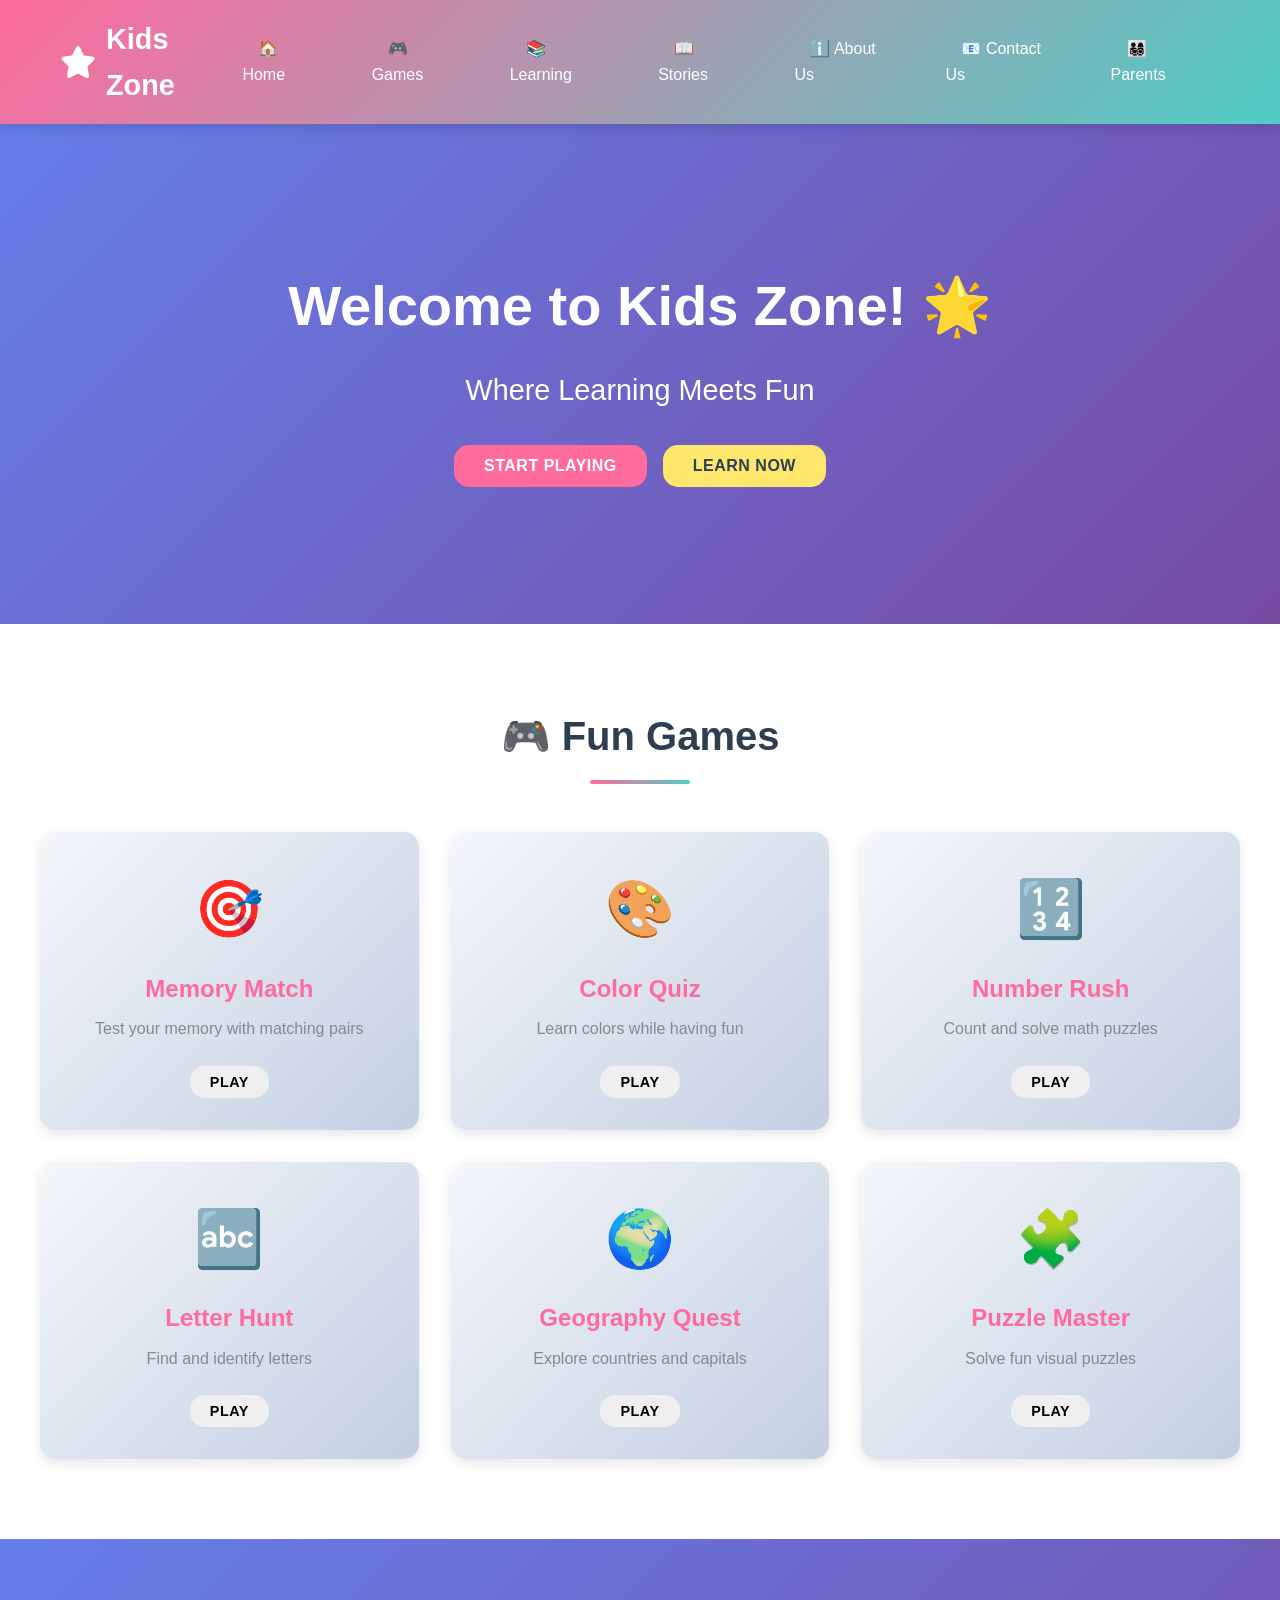
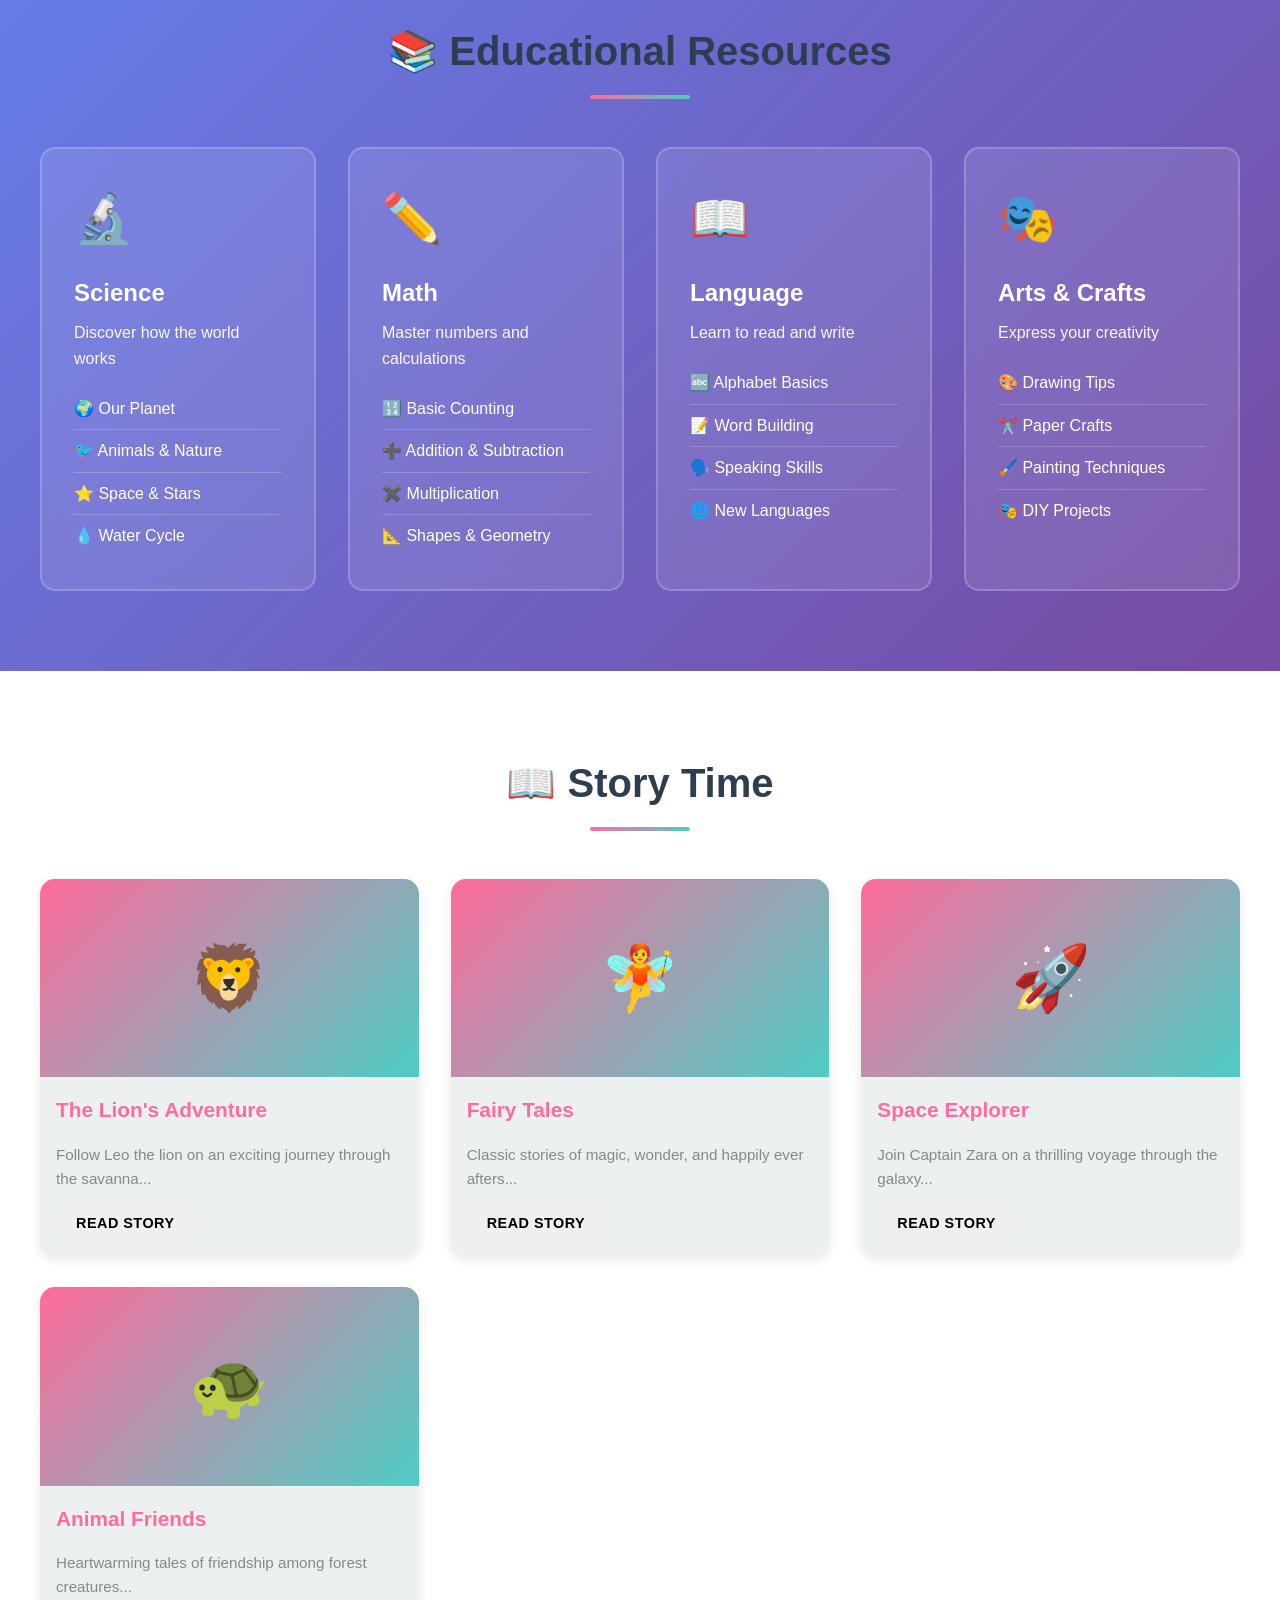
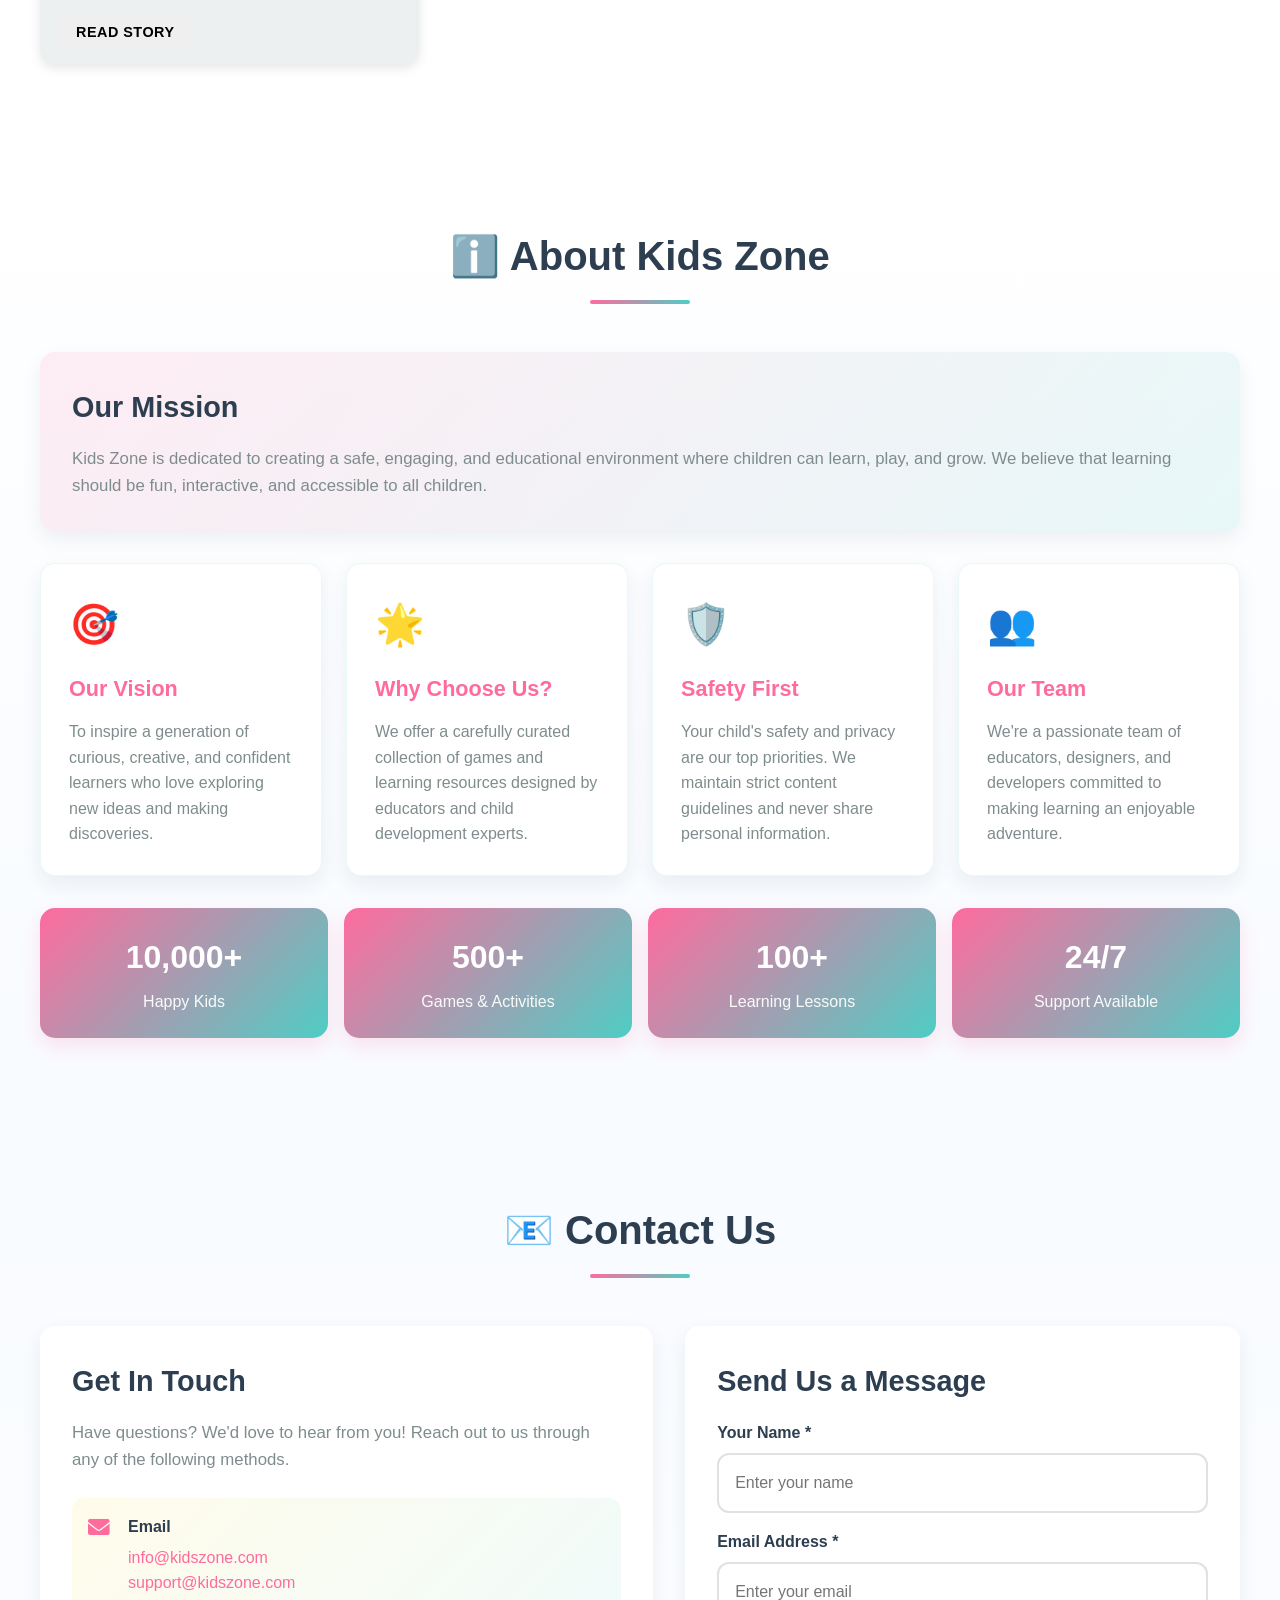
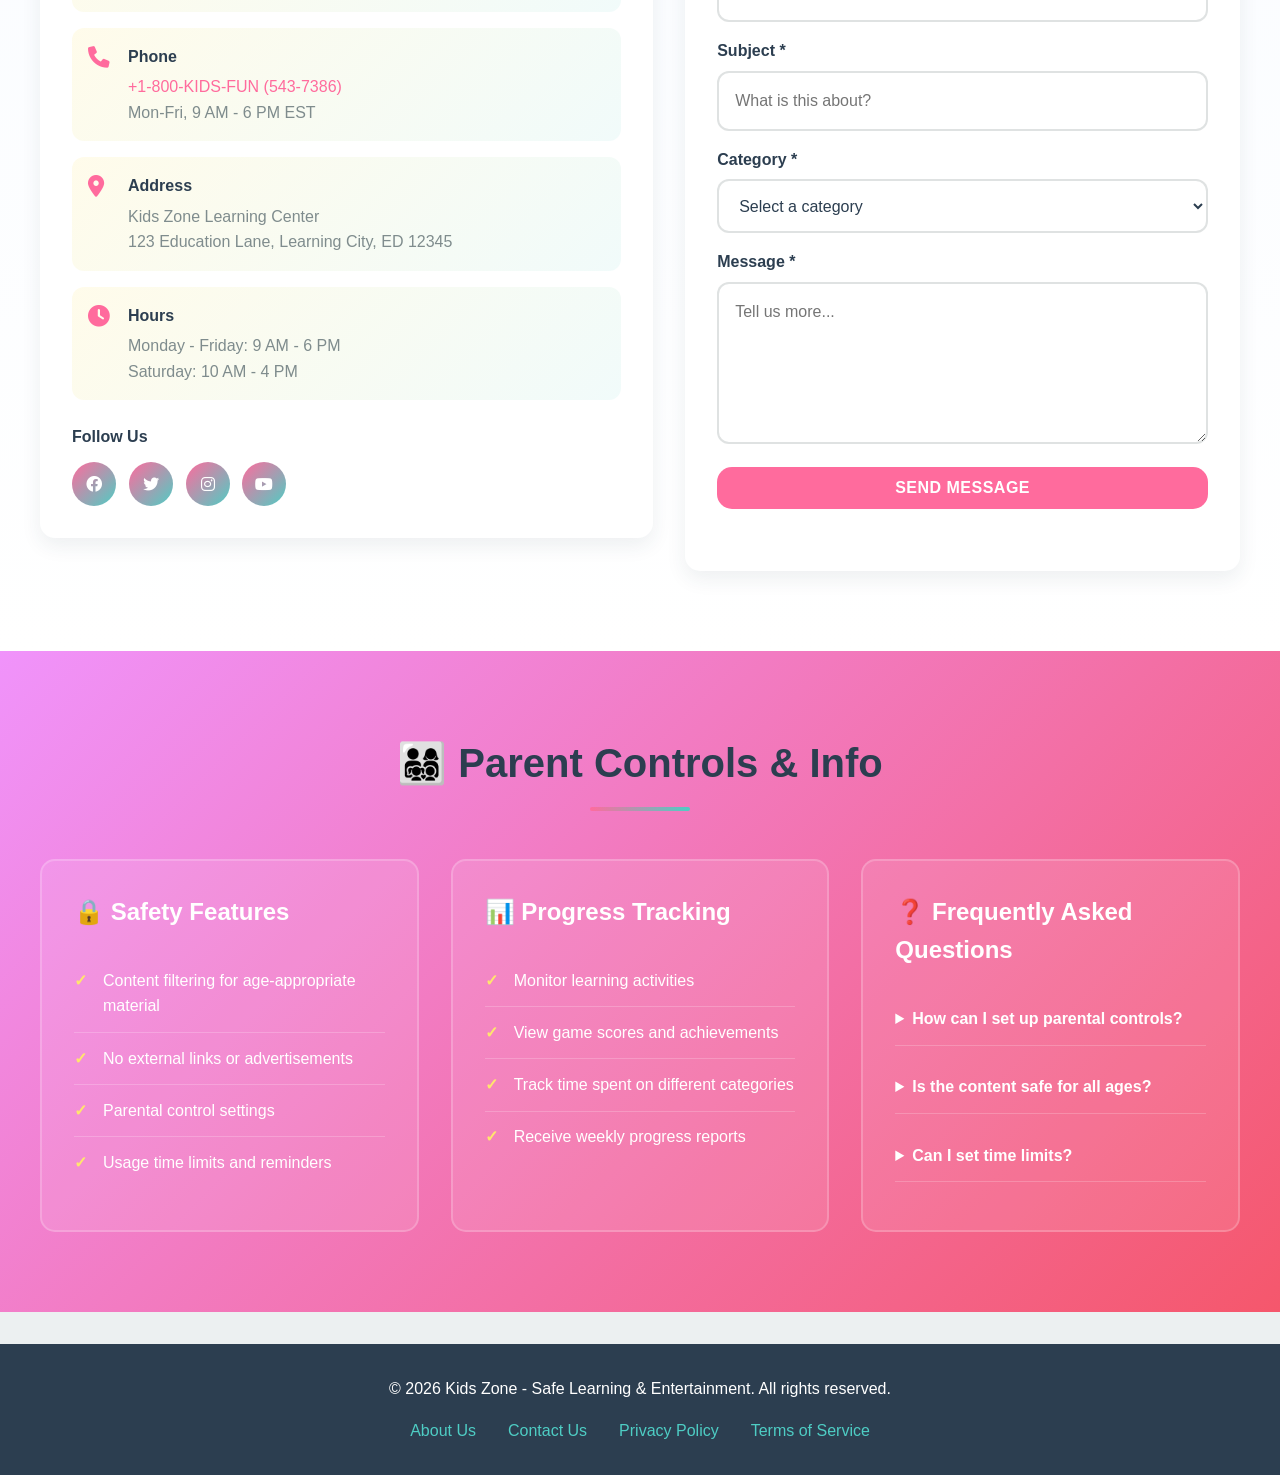
<file: index.html>
<!DOCTYPE html>
<html lang="en">
<head>
    <meta charset="UTF-8">
    <meta name="viewport" content="width=device-width, initial-scale=1.0">
    <title>Kids Zone - Fun Learning & Games</title>
    <link rel="stylesheet" href="styles.css">
    <link rel="stylesheet" href="https://cdnjs.cloudflare.com/ajax/libs/font-awesome/6.0.0/css/all.min.css">
</head>
<body>
    <!-- Navigation -->
    <nav class="navbar">
        <div class="nav-container">
            <div class="nav-logo">
                <i class="fas fa-star"></i>
                <span>Kids Zone</span>
            </div>
            <ul class="nav-menu">
                <li class="nav-item">
                    <a href="#home" class="nav-link">🏠 Home</a>
                </li>
                <li class="nav-item">
                    <a href="#games" class="nav-link">🎮 Games</a>
                </li>
                <li class="nav-item">
                    <a href="#learning" class="nav-link">📚 Learning</a>
                </li>
                <li class="nav-item">
                    <a href="#stories" class="nav-link">📖 Stories</a>
                </li>
                <li class="nav-item">
                    <a href="about us.html" class="nav-link">ℹ️ About Us</a>
                </li>
                <li class="nav-item">
                    <a href="contact us.html" class="nav-link">📧 Contact Us</a>
                </li>
                <li class="nav-item">
                    <a href="#parent-zone" class="nav-link">👨‍👩‍👧‍👦 Parents</a>
                </li>
            </ul>
            <div class="hamburger">
                <span></span>
                <span></span>
                <span></span>
            </div>
        </div>
    </nav>

    <!-- Hero Section -->
    <section id="home" class="hero">
        <div class="hero-content">
            <h1>Welcome to Kids Zone! 🌟</h1>
            <p>Where Learning Meets Fun</p>
            <div class="hero-buttons">
                <button class="btn btn-primary" onclick="document.getElementById('games').scrollIntoView({behavior: 'smooth'})">Start Playing</button>
                <button class="btn btn-secondary" onclick="document.getElementById('learning').scrollIntoView({behavior: 'smooth'})">Learn Now</button>
            </div>
        </div>
    </section>

    <!-- Games Section -->
    <section id="games" class="section games-section">
        <div class="container">
            <h2 class="section-title">🎮 Fun Games</h2>
            <div class="games-grid">
                <div class="game-card">
                    <div class="game-icon">🎯</div>
                    <h3>Memory Match</h3>
                    <p>Test your memory with matching pairs</p>
                    <button class="btn btn-small" onclick="startGame('memory')">Play</button>
                </div>
                <div class="game-card">
                    <div class="game-icon">🎨</div>
                    <h3>Color Quiz</h3>
                    <p>Learn colors while having fun</p>
                    <button class="btn btn-small" onclick="startGame('colors')">Play</button>
                </div>
                <div class="game-card">
                    <div class="game-icon">🔢</div>
                    <h3>Number Rush</h3>
                    <p>Count and solve math puzzles</p>
                    <button class="btn btn-small" onclick="startGame('numbers')">Play</button>
                </div>
                <div class="game-card">
                    <div class="game-icon">🔤</div>
                    <h3>Letter Hunt</h3>
                    <p>Find and identify letters</p>
                    <button class="btn btn-small" onclick="startGame('letters')">Play</button>
                </div>
                <div class="game-card">
                    <div class="game-icon">🌍</div>
                    <h3>Geography Quest</h3>
                    <p>Explore countries and capitals</p>
                    <button class="btn btn-small" onclick="startGame('geography')">Play</button>
                </div>
                <div class="game-card">
                    <div class="game-icon">🧩</div>
                    <h3>Puzzle Master</h3>
                    <p>Solve fun visual puzzles</p>
                    <button class="btn btn-small" onclick="startGame('puzzle')">Play</button>
                </div>
            </div>
        </div>
    </section>

    <!-- Learning Section -->
    <section id="learning" class="section learning-section">
        <div class="container">
            <h2 class="section-title">📚 Educational Resources</h2>
            <div class="learning-grid">
                <div class="learning-card">
                    <div class="learning-icon">🔬</div>
                    <h3>Science</h3>
                    <p>Discover how the world works</p>
                    <ul class="resource-list">
                        <li>🌍 Our Planet</li>
                        <li>🐦 Animals & Nature</li>
                        <li>⭐ Space & Stars</li>
                        <li>💧 Water Cycle</li>
                    </ul>
                </div>
                <div class="learning-card">
                    <div class="learning-icon">✏️</div>
                    <h3>Math</h3>
                    <p>Master numbers and calculations</p>
                    <ul class="resource-list">
                        <li>🔢 Basic Counting</li>
                        <li>➕ Addition & Subtraction</li>
                        <li>✖️ Multiplication</li>
                        <li>📐 Shapes & Geometry</li>
                    </ul>
                </div>
                <div class="learning-card">
                    <div class="learning-icon">📖</div>
                    <h3>Language</h3>
                    <p>Learn to read and write</p>
                    <ul class="resource-list">
                        <li>🔤 Alphabet Basics</li>
                        <li>📝 Word Building</li>
                        <li>🗣️ Speaking Skills</li>
                        <li>🌐 New Languages</li>
                    </ul>
                </div>
                <div class="learning-card">
                    <div class="learning-icon">🎭</div>
                    <h3>Arts & Crafts</h3>
                    <p>Express your creativity</p>
                    <ul class="resource-list">
                        <li>🎨 Drawing Tips</li>
                        <li>✂️ Paper Crafts</li>
                        <li>🖌️ Painting Techniques</li>
                        <li>🎭 DIY Projects</li>
                    </ul>
                </div>
            </div>
        </div>
    </section>

    <!-- Stories Section -->
    <section id="stories" class="section stories-section">
        <div class="container">
            <h2 class="section-title">📖 Story Time</h2>
            <div class="stories-grid">
                <div class="story-card">
                    <div class="story-cover">🦁</div>
                    <h3>The Lion's Adventure</h3>
                    <p class="story-excerpt">Follow Leo the lion on an exciting journey through the savanna...</p>
                    <button class="btn btn-small">Read Story</button>
                </div>
                <div class="story-card">
                    <div class="story-cover">🧚</div>
                    <h3>Fairy Tales</h3>
                    <p class="story-excerpt">Classic stories of magic, wonder, and happily ever afters...</p>
                    <button class="btn btn-small">Read Story</button>
                </div>
                <div class="story-card">
                    <div class="story-cover">🚀</div>
                    <h3>Space Explorer</h3>
                    <p class="story-excerpt">Join Captain Zara on a thrilling voyage through the galaxy...</p>
                    <button class="btn btn-small">Read Story</button>
                </div>
                <div class="story-card">
                    <div class="story-cover">🐢</div>
                    <h3>Animal Friends</h3>
                    <p class="story-excerpt">Heartwarming tales of friendship among forest creatures...</p>
                    <button class="btn btn-small">Read Story</button>
                </div>
            </div>
        </div>
    </section>

    <!-- About Us Section -->
    <section id="about" class="section about-section">
        <div class="container">
            <h2 class="section-title">ℹ️ About Kids Zone</h2>
            <div class="about-content">
                <div class="about-intro">
                    <h3>Our Mission</h3>
                    <p>Kids Zone is dedicated to creating a safe, engaging, and educational environment where children can learn, play, and grow. We believe that learning should be fun, interactive, and accessible to all children.</p>
                </div>
                <div class="about-grid">
                    <div class="about-card">
                        <div class="about-icon">🎯</div>
                        <h3>Our Vision</h3>
                        <p>To inspire a generation of curious, creative, and confident learners who love exploring new ideas and making discoveries.</p>
                    </div>
                    <div class="about-card">
                        <div class="about-icon">🌟</div>
                        <h3>Why Choose Us?</h3>
                        <p>We offer a carefully curated collection of games and learning resources designed by educators and child development experts.</p>
                    </div>
                    <div class="about-card">
                        <div class="about-icon">🛡️</div>
                        <h3>Safety First</h3>
                        <p>Your child's safety and privacy are our top priorities. We maintain strict content guidelines and never share personal information.</p>
                    </div>
                    <div class="about-card">
                        <div class="about-icon">👥</div>
                        <h3>Our Team</h3>
                        <p>We're a passionate team of educators, designers, and developers committed to making learning an enjoyable adventure.</p>
                    </div>
                </div>
                <div class="about-stats">
                    <div class="stat">
                        <h4>10,000+</h4>
                        <p>Happy Kids</p>
                    </div>
                    <div class="stat">
                        <h4>500+</h4>
                        <p>Games & Activities</p>
                    </div>
                    <div class="stat">
                        <h4>100+</h4>
                        <p>Learning Lessons</p>
                    </div>
                    <div class="stat">
                        <h4>24/7</h4>
                        <p>Support Available</p>
                    </div>
                </div>
            </div>
        </div>
    </section>

    <!-- Contact Us Section -->
    <section id="contact" class="section contact-section">
        <div class="container">
            <h2 class="section-title">📧 Contact Us</h2>
            <div class="contact-content">
                <div class="contact-info">
                    <h3>Get In Touch</h3>
                    <p>Have questions? We'd love to hear from you! Reach out to us through any of the following methods.</p>
                    
                    <div class="contact-details">
                        <div class="contact-item">
                            <i class="fas fa-envelope"></i>
                            <div>
                                <h4>Email</h4>
                                <p><a href="mailto:info@kidszone.com">info@kidszone.com</a></p>
                                <p><a href="mailto:support@kidszone.com">support@kidszone.com</a></p>
                            </div>
                        </div>
                        <div class="contact-item">
                            <i class="fas fa-phone"></i>
                            <div>
                                <h4>Phone</h4>
                                <p><a href="tel:+1-800-KIDS-FUN">+1-800-KIDS-FUN (543-7386)</a></p>
                                <p>Mon-Fri, 9 AM - 6 PM EST</p>
                            </div>
                        </div>
                        <div class="contact-item">
                            <i class="fas fa-map-marker-alt"></i>
                            <div>
                                <h4>Address</h4>
                                <p>Kids Zone Learning Center</p>
                                <p>123 Education Lane, Learning City, ED 12345</p>
                            </div>
                        </div>
                        <div class="contact-item">
                            <i class="fas fa-clock"></i>
                            <div>
                                <h4>Hours</h4>
                                <p>Monday - Friday: 9 AM - 6 PM</p>
                                <p>Saturday: 10 AM - 4 PM</p>
                            </div>
                        </div>
                    </div>

                    <div class="social-links">
                        <h4>Follow Us</h4>
                        <div class="social-icons">
                            <a href="#" title="Facebook"><i class="fab fa-facebook"></i></a>
                            <a href="#" title="Twitter"><i class="fab fa-twitter"></i></a>
                            <a href="#" title="Instagram"><i class="fab fa-instagram"></i></a>
                            <a href="#" title="YouTube"><i class="fab fa-youtube"></i></a>
                        </div>
                    </div>
                </div>

                <div class="contact-form">
                    <h3>Send Us a Message</h3>
                    <form id="contactForm" onsubmit="submitContactForm(event)">
                        <div class="form-group">
                            <label for="name">Your Name *</label>
                            <input type="text" id="name" name="name" required placeholder="Enter your name">
                        </div>
                        <div class="form-group">
                            <label for="email">Email Address *</label>
                            <input type="email" id="email" name="email" required placeholder="Enter your email">
                        </div>
                        <div class="form-group">
                            <label for="subject">Subject *</label>
                            <input type="text" id="subject" name="subject" required placeholder="What is this about?">
                        </div>
                        <div class="form-group">
                            <label for="category">Category *</label>
                            <select id="category" name="category" required>
                                <option value="">Select a category</option>
                                <option value="general">General Inquiry</option>
                                <option value="support">Technical Support</option>
                                <option value="feedback">Feedback</option>
                                <option value="partnership">Partnership Opportunities</option>
                                <option value="complaint">Complaint</option>
                            </select>
                        </div>
                        <div class="form-group">
                            <label for="message">Message *</label>
                            <textarea id="message" name="message" rows="5" required placeholder="Tell us more..."></textarea>
                        </div>
                        <button type="submit" class="btn btn-primary">Send Message</button>
                        <p id="formStatus" style="margin-top: 10px; text-align: center;"></p>
                    </form>
                </div>
            </div>
        </div>
    </section>

    <!-- Parent Zone -->
    <section id="parent-zone" class="section parent-section">
        <div class="container">
            <h2 class="section-title">👨‍👩‍👧‍👦 Parent Controls & Info</h2>
            <div class="parent-content">
                <div class="parent-card">
                    <h3>🔒 Safety Features</h3>
                    <ul>
                        <li>Content filtering for age-appropriate material</li>
                        <li>No external links or advertisements</li>
                        <li>Parental control settings</li>
                        <li>Usage time limits and reminders</li>
                    </ul>
                </div>
                <div class="parent-card">
                    <h3>📊 Progress Tracking</h3>
                    <ul>
                        <li>Monitor learning activities</li>
                        <li>View game scores and achievements</li>
                        <li>Track time spent on different categories</li>
                        <li>Receive weekly progress reports</li>
                    </ul>
                </div>
                <div class="parent-card">
                    <h3>❓ Frequently Asked Questions</h3>
                    <details>
                        <summary>How can I set up parental controls?</summary>
                        <p>Visit the Settings page and create your parent account with a PIN to enable controls.</p>
                    </details>
                    <details>
                        <summary>Is the content safe for all ages?</summary>
                        <p>Yes! All content is carefully curated and age-appropriate for children 3-12 years old.</p>
                    </details>
                    <details>
                        <summary>Can I set time limits?</summary>
                        <p>Yes, you can set daily time limits for different activities in the parent control panel.</p>
                    </details>
                </div>
            </div>
        </div>
    </section>

    <!-- Game Modal -->
    <div id="gameModal" class="modal">
        <div class="modal-content">
            <span class="close" onclick="closeGame()">&times;</span>
            <div id="gameContainer"></div>
        </div>
    </div>

    <!-- Footer -->
    <footer class="footer">
        <div class="container">
            <p>&copy; 2026 Kids Zone - Safe Learning & Entertainment. All rights reserved.</p>
            <div class="footer-links">
                <a href="#about">About Us</a>
                <a href="#contact">Contact Us</a>
                <a href="#">Privacy Policy</a>
                <a href="#">Terms of Service</a>
            </div>
        </div>
    </footer>

    <script src="script.js"></script>
    <script>
        // Contact form submission handler
        function submitContactForm(event) {
            event.preventDefault();
            const formStatus = document.getElementById('formStatus');
            const form = document.getElementById('contactForm');
            
            // Get form data
            const name = document.getElementById('name').value;
            const email = document.getElementById('email').value;
            const subject = document.getElementById('subject').value;
            const category = document.getElementById('category').value;
            const message = document.getElementById('message').value;
            
            // Simple form validation
            if (name && email && subject && category && message) {
                // Show success message
                formStatus.style.color = '#4CAF50';
                formStatus.innerHTML = '✓ Thank you for your message! We will get back to you soon.';
                
                // Reset form
                form.reset();
                
                // Clear message after 5 seconds
                setTimeout(() => {
                    formStatus.innerHTML = '';
                }, 5000);
            } else {
                formStatus.style.color = '#f44336';
                formStatus.innerHTML = '✗ Please fill in all required fields.';
            }
        }
    </script>
</body>
</html>
</file>
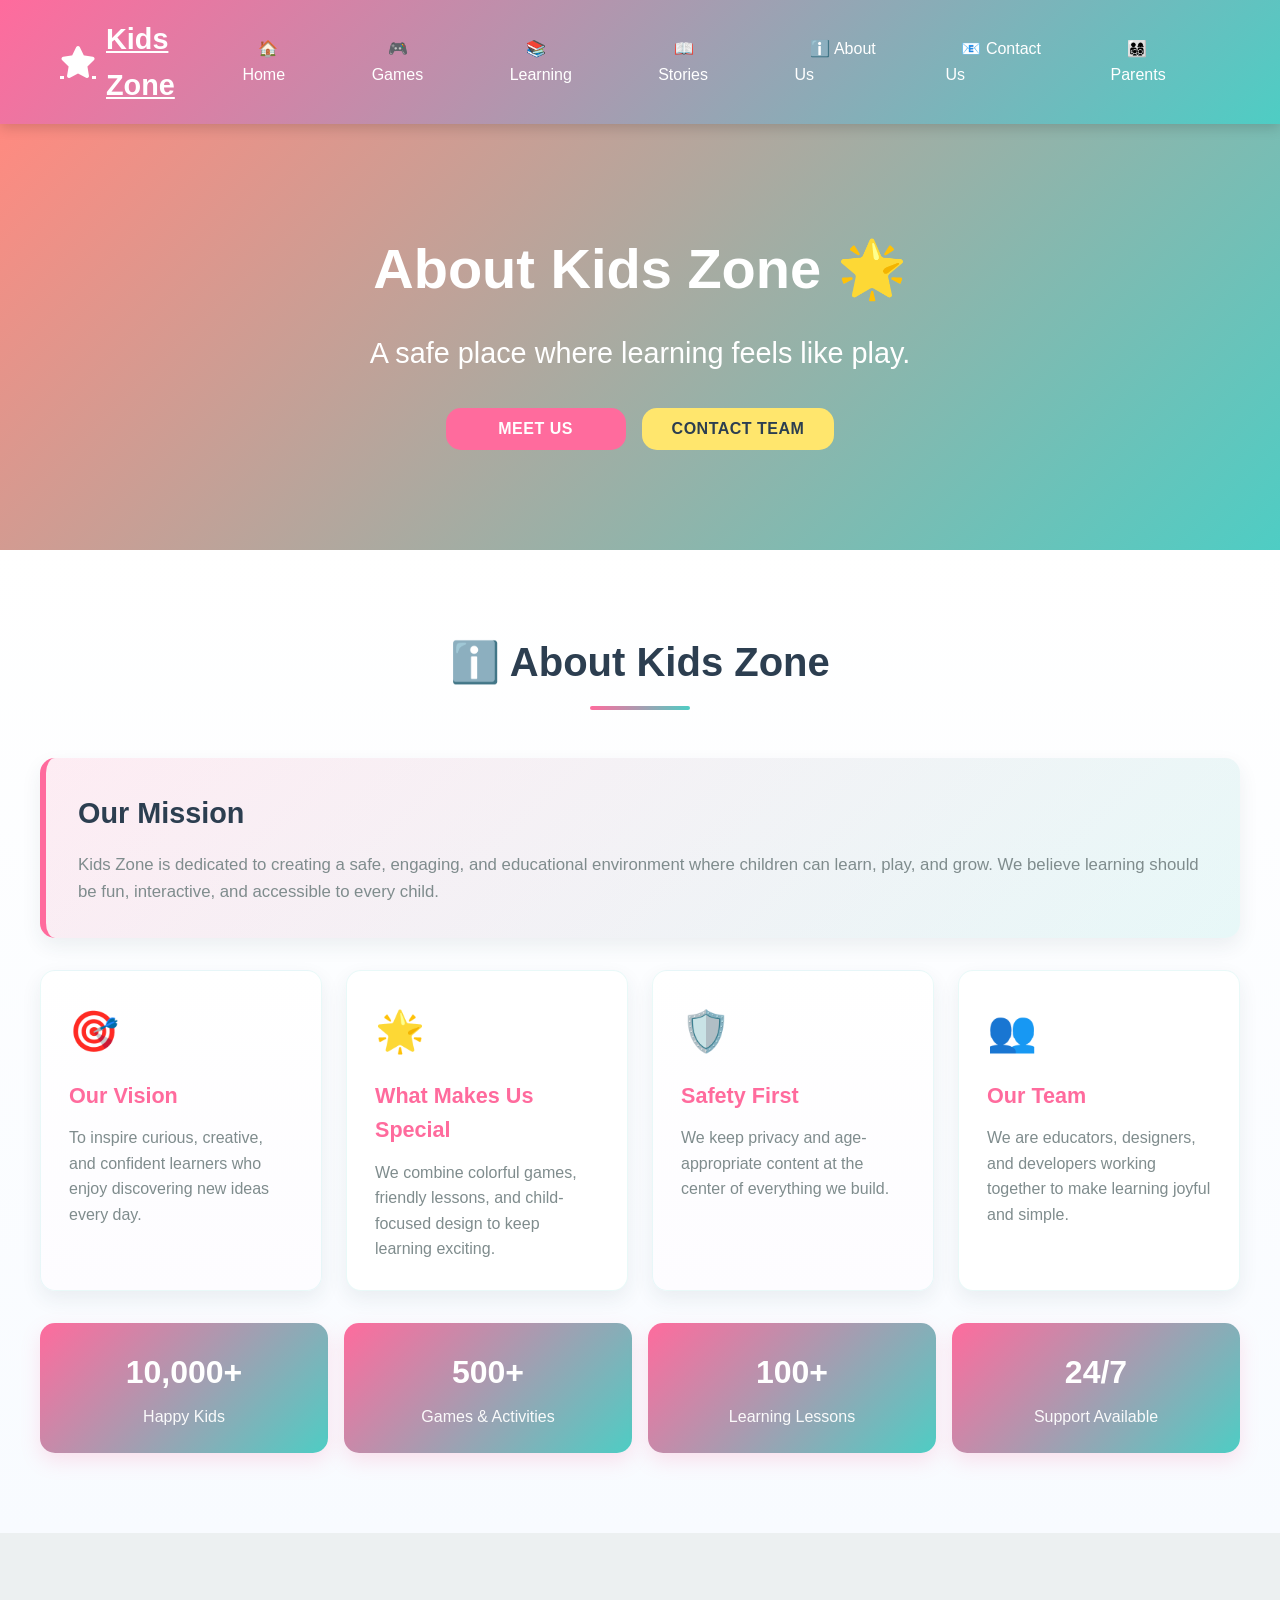
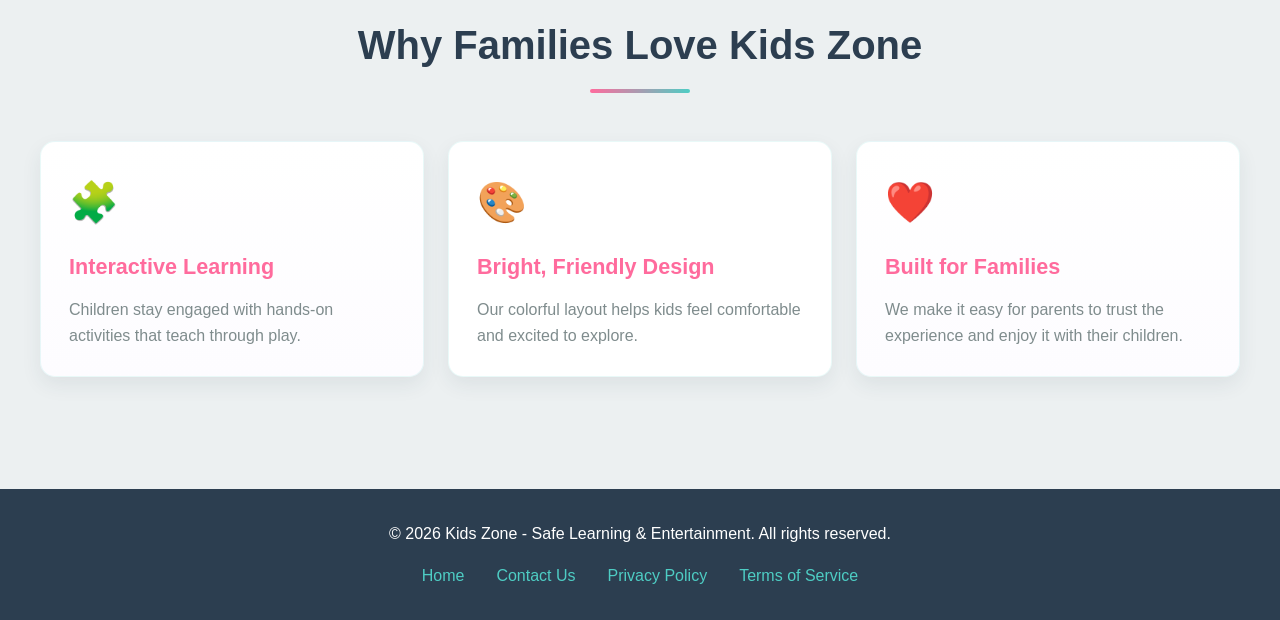
<file: about us.html>
<!DOCTYPE html>
<html lang="en">
<head>
    <meta charset="UTF-8">
    <meta name="viewport" content="width=device-width, initial-scale=1.0">
    <title>About Kids Zone</title>
    <link rel="stylesheet" href="styles.css">
    <link rel="stylesheet" href="about us.css">
    <link rel="stylesheet" href="https://cdnjs.cloudflare.com/ajax/libs/font-awesome/6.0.0/css/all.min.css">
</head>
<body class="about-page">
    <nav class="navbar">
        <div class="nav-container">
            <a class="nav-logo" href="index.html">
                <i class="fas fa-star"></i>
                <span>Kids Zone</span>
            </a>
            <ul class="nav-menu">
                <li class="nav-item"><a href="index.html" class="nav-link">🏠 Home</a></li>
                <li class="nav-item"><a href="index.html#games" class="nav-link">🎮 Games</a></li>
                <li class="nav-item"><a href="index.html#learning" class="nav-link">📚 Learning</a></li>
                <li class="nav-item"><a href="index.html#stories" class="nav-link">📖 Stories</a></li>
                <li class="nav-item"><a href="about us.html" class="nav-link">ℹ️ About Us</a></li>
                <li class="nav-item"><a href="contact%20us.html" class="nav-link">📧 Contact Us</a></li>
                <li class="nav-item"><a href="index.html#parent-zone" class="nav-link">👨‍👩‍👧‍👦 Parents</a></li>
            </ul>
            <div class="hamburger">
                <span></span>
                <span></span>
                <span></span>
            </div>
        </div>
    </nav>

    <section class="hero about-hero page-hero">
        <div class="hero-content">
            <h1>About Kids Zone 🌟</h1>
            <p>A safe place where learning feels like play.</p>
            <div class="hero-buttons">
                <button class="btn btn-primary" onclick="document.getElementById('about').scrollIntoView({behavior: 'smooth'})">Meet Us</button>
                <button class="btn btn-secondary" onclick="window.location.href='contact us.html'">Contact Team</button>
            </div>
        </div>
    </section>

    <section id="about" class="section about-section">
        <div class="container">
            <h2 class="section-title">ℹ️ About Kids Zone</h2>
            <div class="about-content">
                <div class="about-intro">
                    <h3>Our Mission</h3>
                    <p>Kids Zone is dedicated to creating a safe, engaging, and educational environment where children can learn, play, and grow. We believe learning should be fun, interactive, and accessible to every child.</p>
                </div>

                <div class="about-grid">
                    <div class="about-card">
                        <div class="about-icon">🎯</div>
                        <h3>Our Vision</h3>
                        <p>To inspire curious, creative, and confident learners who enjoy discovering new ideas every day.</p>
                    </div>
                    <div class="about-card">
                        <div class="about-icon">🌟</div>
                        <h3>What Makes Us Special</h3>
                        <p>We combine colorful games, friendly lessons, and child-focused design to keep learning exciting.</p>
                    </div>
                    <div class="about-card">
                        <div class="about-icon">🛡️</div>
                        <h3>Safety First</h3>
                        <p>We keep privacy and age-appropriate content at the center of everything we build.</p>
                    </div>
                    <div class="about-card">
                        <div class="about-icon">👥</div>
                        <h3>Our Team</h3>
                        <p>We are educators, designers, and developers working together to make learning joyful and simple.</p>
                    </div>
                </div>

                <div class="about-stats">
                    <div class="stat">
                        <h4>10,000+</h4>
                        <p>Happy Kids</p>
                    </div>
                    <div class="stat">
                        <h4>500+</h4>
                        <p>Games & Activities</p>
                    </div>
                    <div class="stat">
                        <h4>100+</h4>
                        <p>Learning Lessons</p>
                    </div>
                    <div class="stat">
                        <h4>24/7</h4>
                        <p>Support Available</p>
                    </div>
                </div>
            </div>
        </div>
    </section>

    <section class="section">
        <div class="container">
            <h2 class="section-title">Why Families Love Kids Zone</h2>
            <div class="about-grid">
                <div class="about-card">
                    <div class="about-icon">🧩</div>
                    <h3>Interactive Learning</h3>
                    <p>Children stay engaged with hands-on activities that teach through play.</p>
                </div>
                <div class="about-card">
                    <div class="about-icon">🎨</div>
                    <h3>Bright, Friendly Design</h3>
                    <p>Our colorful layout helps kids feel comfortable and excited to explore.</p>
                </div>
                <div class="about-card">
                    <div class="about-icon">❤️</div>
                    <h3>Built for Families</h3>
                    <p>We make it easy for parents to trust the experience and enjoy it with their children.</p>
                </div>
            </div>
        </div>
    </section>

    <footer class="footer">
        <div class="container">
            <p>&copy; 2026 Kids Zone - Safe Learning & Entertainment. All rights reserved.</p>
            <div class="footer-links">
                <a href="index.html">Home</a>
                <a href="contact%20us.html">Contact Us</a>
                <a href="#">Privacy Policy</a>
                <a href="#">Terms of Service</a>
            </div>
        </div>
    </footer>

    <script src="script.js"></script>
    <script src="about us.js"></script>
</body>
</html>
</file>
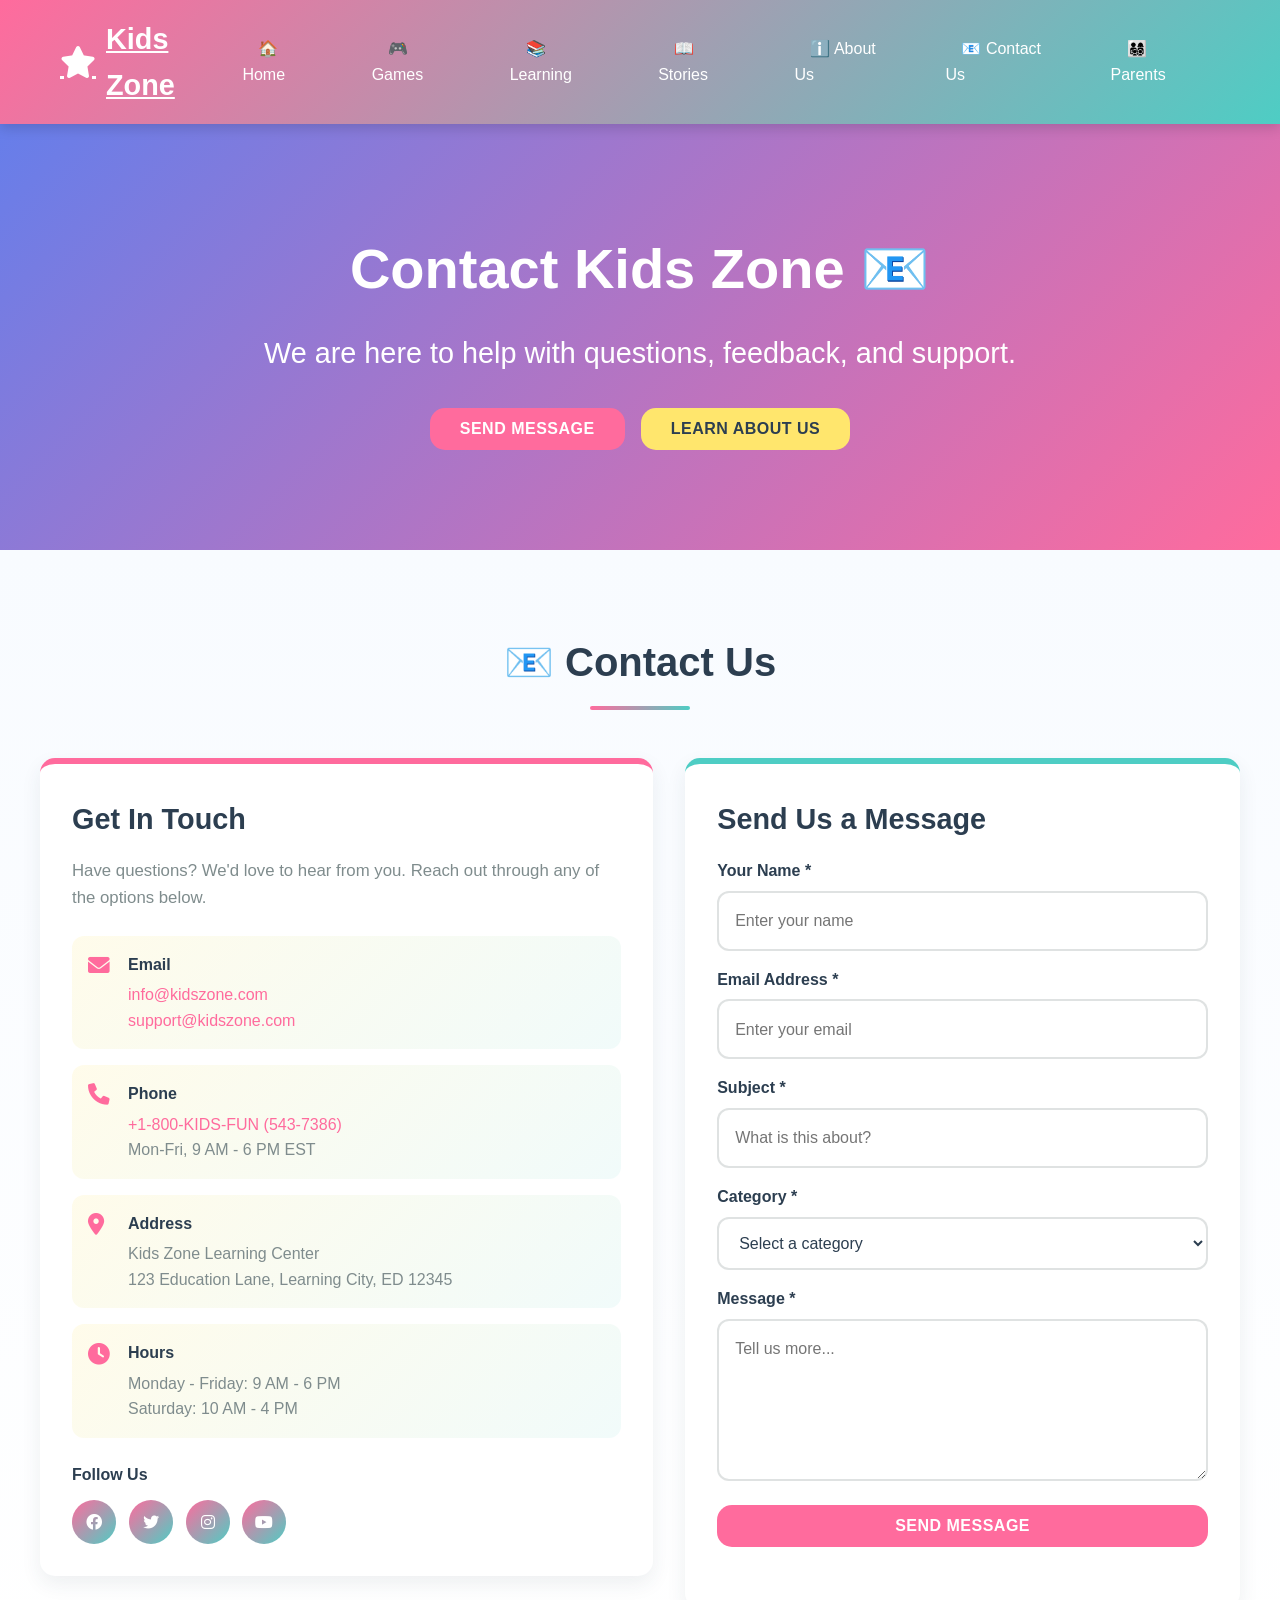
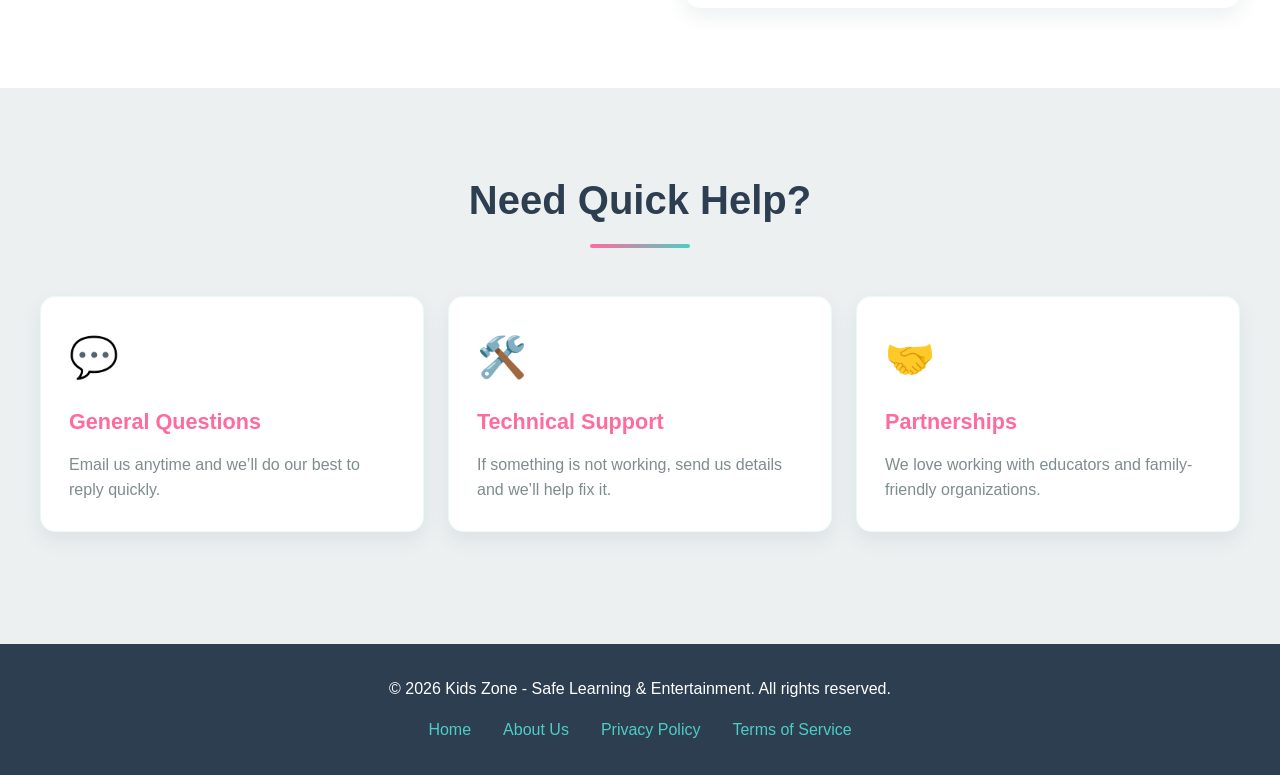
<file: contact us.html>
<!DOCTYPE html>
<html lang="en">
<head>
    <meta charset="UTF-8">
    <meta name="viewport" content="width=device-width, initial-scale=1.0">
    <title>Contact Kids Zone</title>
    <link rel="stylesheet" href="styles.css">
    <link rel="stylesheet" href="contact us.css">
    <link rel="stylesheet" href="https://cdnjs.cloudflare.com/ajax/libs/font-awesome/6.0.0/css/all.min.css">
</head>
<body class="contact-page">
    <nav class="navbar">
        <div class="nav-container">
            <a class="nav-logo" href="index.html">
                <i class="fas fa-star"></i>
                <span>Kids Zone</span>
            </a>
            <ul class="nav-menu">
                <li class="nav-item"><a href="index.html" class="nav-link">🏠 Home</a></li>
                <li class="nav-item"><a href="index.html#games" class="nav-link">🎮 Games</a></li>
                <li class="nav-item"><a href="index.html#learning" class="nav-link">📚 Learning</a></li>
                <li class="nav-item"><a href="index.html#stories" class="nav-link">📖 Stories</a></li>
                <li class="nav-item"><a href="about%20us.html" class="nav-link">ℹ️ About Us</a></li>
                <li class="nav-item"><a href="#contact" class="nav-link">📧 Contact Us</a></li>
                <li class="nav-item"><a href="index.html#parent-zone" class="nav-link">👨‍👩‍👧‍👦 Parents</a></li>
            </ul>
            <div class="hamburger">
                <span></span>
                <span></span>
                <span></span>
            </div>
        </div>
    </nav>

    <section class="hero contact-hero page-hero">
        <div class="hero-content">
            <h1>Contact Kids Zone 📧</h1>
            <p>We are here to help with questions, feedback, and support.</p>
            <div class="hero-buttons">
                <button class="btn btn-primary" onclick="document.getElementById('contact').scrollIntoView({behavior: 'smooth'})">Send Message</button>
                <button class="btn btn-secondary" onclick="window.location.href='about us.html'">Learn About Us</button>
            </div>
        </div>
    </section>

    <section id="contact" class="section contact-section">
        <div class="container">
            <h2 class="section-title">📧 Contact Us</h2>
            <div class="contact-content">
                <div class="contact-info">
                    <h3>Get In Touch</h3>
                    <p>Have questions? We'd love to hear from you. Reach out through any of the options below.</p>

                    <div class="contact-details">
                        <div class="contact-item">
                            <i class="fas fa-envelope"></i>
                            <div>
                                <h4>Email</h4>
                                <p><a href="mailto:info@kidszone.com">info@kidszone.com</a></p>
                                <p><a href="mailto:support@kidszone.com">support@kidszone.com</a></p>
                            </div>
                        </div>
                        <div class="contact-item">
                            <i class="fas fa-phone"></i>
                            <div>
                                <h4>Phone</h4>
                                <p><a href="tel:+1-800-KIDS-FUN">+1-800-KIDS-FUN (543-7386)</a></p>
                                <p>Mon-Fri, 9 AM - 6 PM EST</p>
                            </div>
                        </div>
                        <div class="contact-item">
                            <i class="fas fa-map-marker-alt"></i>
                            <div>
                                <h4>Address</h4>
                                <p>Kids Zone Learning Center</p>
                                <p>123 Education Lane, Learning City, ED 12345</p>
                            </div>
                        </div>
                        <div class="contact-item">
                            <i class="fas fa-clock"></i>
                            <div>
                                <h4>Hours</h4>
                                <p>Monday - Friday: 9 AM - 6 PM</p>
                                <p>Saturday: 10 AM - 4 PM</p>
                            </div>
                        </div>
                    </div>

                    <div class="social-links">
                        <h4>Follow Us</h4>
                        <div class="social-icons">
                            <a href="#" title="Facebook"><i class="fab fa-facebook"></i></a>
                            <a href="#" title="Twitter"><i class="fab fa-twitter"></i></a>
                            <a href="#" title="Instagram"><i class="fab fa-instagram"></i></a>
                            <a href="#" title="YouTube"><i class="fab fa-youtube"></i></a>
                        </div>
                    </div>
                </div>

                <div class="contact-form">
                    <h3>Send Us a Message</h3>
                    <form id="contactForm" onsubmit="submitContactForm(event)">
                        <div class="form-group">
                            <label for="name">Your Name *</label>
                            <input type="text" id="name" name="name" required placeholder="Enter your name">
                        </div>
                        <div class="form-group">
                            <label for="email">Email Address *</label>
                            <input type="email" id="email" name="email" required placeholder="Enter your email">
                        </div>
                        <div class="form-group">
                            <label for="subject">Subject *</label>
                            <input type="text" id="subject" name="subject" required placeholder="What is this about?">
                        </div>
                        <div class="form-group">
                            <label for="category">Category *</label>
                            <select id="category" name="category" required>
                                <option value="">Select a category</option>
                                <option value="general">General Inquiry</option>
                                <option value="support">Technical Support</option>
                                <option value="feedback">Feedback</option>
                                <option value="partnership">Partnership Opportunities</option>
                                <option value="complaint">Complaint</option>
                            </select>
                        </div>
                        <div class="form-group">
                            <label for="message">Message *</label>
                            <textarea id="message" name="message" rows="5" required placeholder="Tell us more..."></textarea>
                        </div>
                        <button type="submit" class="btn btn-primary">Send Message</button>
                        <p id="formStatus" style="margin-top: 10px; text-align: center;"></p>
                    </form>
                </div>
            </div>
        </div>
    </section>

    <section class="section">
        <div class="container">
            <h2 class="section-title">Need Quick Help?</h2>
            <div class="about-grid">
                <div class="about-card">
                    <div class="about-icon">💬</div>
                    <h3>General Questions</h3>
                    <p>Email us anytime and we’ll do our best to reply quickly.</p>
                </div>
                <div class="about-card">
                    <div class="about-icon">🛠️</div>
                    <h3>Technical Support</h3>
                    <p>If something is not working, send us details and we’ll help fix it.</p>
                </div>
                <div class="about-card">
                    <div class="about-icon">🤝</div>
                    <h3>Partnerships</h3>
                    <p>We love working with educators and family-friendly organizations.</p>
                </div>
            </div>
        </div>
    </section>

    <footer class="footer">
        <div class="container">
            <p>&copy; 2026 Kids Zone - Safe Learning & Entertainment. All rights reserved.</p>
            <div class="footer-links">
                <a href="index.html">Home</a>
                <a href="about%20us.html">About Us</a>
                <a href="#">Privacy Policy</a>
                <a href="#">Terms of Service</a>
            </div>
        </div>
    </footer>

    <script src="script.js"></script>
    <script src="contact us.js"></script>
</body>
</html>
</file>
<file: styles.css>
/* ===========================
   KIDS ZONE WEBSITE - STYLES
   =========================== */

* {
    margin: 0;
    padding: 0;
    box-sizing: border-box;
}

:root {
    --primary-color: #FF6B9D;
    --secondary-color: #4ECDC4;
    --tertiary-color: #FFE66D;
    --dark-bg: #2C3E50;
    --light-bg: #ECF0F1;
    --white: #FFFFFF;
    --text-dark: #2C3E50;
    --text-light: #7F8C8D;
    --border-radius: 15px;
    --transition: all 0.3s ease;
}

body {
    font-family: 'Segoe UI', Tahoma, Geneva, Verdana, sans-serif;
    line-height: 1.6;
    color: var(--text-dark);
    background-color: var(--light-bg);
}

html {
    scroll-behavior: smooth;
}

/* ===========================
   NAVIGATION
   =========================== */

.navbar {
    background: linear-gradient(135deg, var(--primary-color) 0%, var(--secondary-color) 100%);
    padding: 1rem 0;
    position: sticky;
    top: 0;
    z-index: 1000;
    box-shadow: 0 4px 12px rgba(0, 0, 0, 0.15);
}

.nav-container {
    display: flex;
    justify-content: space-between;
    align-items: center;
    max-width: 1200px;
    margin: 0 auto;
    padding: 0 20px;
}

.nav-logo {
    display: flex;
    align-items: center;
    gap: 10px;
    font-size: 1.8rem;
    font-weight: bold;
    color: var(--white);
    cursor: pointer;
}

.nav-logo i {
    font-size: 2rem;
}

.nav-menu {
    display: flex;
    list-style: none;
    gap: 2rem;
}

.nav-link {
    color: var(--white);
    text-decoration: none;
    font-weight: 500;
    transition: var(--transition);
    padding: 0.5rem 1rem;
    border-radius: var(--border-radius);
}

.nav-link:hover {
    background-color: rgba(255, 255, 255, 0.2);
    transform: translateY(-2px);
}

.hamburger {
    display: none;
    flex-direction: column;
    cursor: pointer;
}

.hamburger span {
    width: 25px;
    height: 3px;
    background-color: var(--white);
    margin: 5px 0;
    border-radius: 2px;
    transition: var(--transition);
}

/* ===========================
   HERO SECTION
   =========================== */

.hero {
    background: linear-gradient(135deg, #667eea 0%, #764ba2 100%);
    color: var(--white);
    padding: 100px 20px;
    text-align: center;
    min-height: 500px;
    display: flex;
    align-items: center;
    justify-content: center;
}

.hero-content h1 {
    font-size: 3.5rem;
    margin-bottom: 1rem;
    animation: slideDown 0.8s ease;
}

.hero-content p {
    font-size: 1.8rem;
    margin-bottom: 2rem;
    animation: slideUp 0.8s ease 0.2s both;
}

.hero-buttons {
    display: flex;
    gap: 1rem;
    justify-content: center;
    flex-wrap: wrap;
    animation: slideUp 0.8s ease 0.4s both;
}

@keyframes slideDown {
    from {
        opacity: 0;
        transform: translateY(-50px);
    }
    to {
        opacity: 1;
        transform: translateY(0);
    }
}

@keyframes slideUp {
    from {
        opacity: 0;
        transform: translateY(50px);
    }
    to {
        opacity: 1;
        transform: translateY(0);
    }
}

/* ===========================
   BUTTONS
   =========================== */

.btn {
    padding: 12px 30px;
    border: none;
    border-radius: var(--border-radius);
    font-size: 1rem;
    font-weight: 600;
    cursor: pointer;
    transition: var(--transition);
    text-transform: uppercase;
    letter-spacing: 0.5px;
}

.btn-primary {
    background-color: var(--primary-color);
    color: var(--white);
}

.btn-primary:hover {
    background-color: #ff5583;
    transform: translateY(-3px);
    box-shadow: 0 8px 16px rgba(255, 107, 157, 0.3);
}

.btn-secondary {
    background-color: var(--tertiary-color);
    color: var(--text-dark);
}

.btn-secondary:hover {
    background-color: #ffd966;
    transform: translateY(-3px);
    box-shadow: 0 8px 16px rgba(255, 230, 109, 0.3);
}

.btn-small {
    padding: 8px 20px;
    font-size: 0.9rem;
}

/* ===========================
   SECTIONS
   =========================== */

.section {
    padding: 80px 20px;
}

.container {
    max-width: 1200px;
    margin: 0 auto;
}

.section-title {
    text-align: center;
    font-size: 2.5rem;
    margin-bottom: 3rem;
    color: var(--text-dark);
    position: relative;
    padding-bottom: 1rem;
}

.section-title::after {
    content: '';
    position: absolute;
    bottom: 0;
    left: 50%;
    transform: translateX(-50%);
    width: 100px;
    height: 4px;
    background: linear-gradient(90deg, var(--primary-color), var(--secondary-color));
    border-radius: 2px;
}

/* ===========================
   GAMES SECTION
   =========================== */

.games-section {
    background-color: var(--white);
}

.games-grid {
    display: grid;
    grid-template-columns: repeat(auto-fit, minmax(300px, 1fr));
    gap: 2rem;
}

.game-card {
    background: linear-gradient(135deg, #f5f7fa 0%, #c3cfe2 100%);
    padding: 2rem;
    border-radius: var(--border-radius);
    text-align: center;
    transition: var(--transition);
    box-shadow: 0 4px 12px rgba(0, 0, 0, 0.1);
}

.game-card:hover {
    transform: translateY(-10px);
    box-shadow: 0 12px 24px rgba(0, 0, 0, 0.15);
}

.game-icon {
    font-size: 3.5rem;
    margin-bottom: 1rem;
}

.game-card h3 {
    font-size: 1.5rem;
    margin-bottom: 0.5rem;
    color: var(--primary-color);
}

.game-card p {
    color: var(--text-light);
    margin-bottom: 1.5rem;
}

/* ===========================
   LEARNING SECTION
   =========================== */

.learning-section {
    background: linear-gradient(135deg, #667eea 0%, #764ba2 100%);
    color: var(--white);
}

.learning-grid {
    display: grid;
    grid-template-columns: repeat(auto-fit, minmax(250px, 1fr));
    gap: 2rem;
}

.learning-card {
    background-color: rgba(255, 255, 255, 0.1);
    padding: 2rem;
    border-radius: var(--border-radius);
    border: 2px solid rgba(255, 255, 255, 0.2);
    transition: var(--transition);
    backdrop-filter: blur(10px);
}

.learning-card:hover {
    background-color: rgba(255, 255, 255, 0.15);
    transform: translateY(-5px);
}

.learning-icon {
    font-size: 3rem;
    margin-bottom: 1rem;
}

.learning-card h3 {
    font-size: 1.5rem;
    margin-bottom: 0.5rem;
}

.learning-card p {
    margin-bottom: 1rem;
    opacity: 0.95;
}

.resource-list {
    list-style: none;
    text-align: left;
}

.resource-list li {
    padding: 0.5rem 0;
    border-bottom: 1px solid rgba(255, 255, 255, 0.2);
}

.resource-list li:last-child {
    border-bottom: none;
}

/* ===========================
   STORIES SECTION
   =========================== */

.stories-section {
    background-color: var(--white);
}

.stories-grid {
    display: grid;
    grid-template-columns: repeat(auto-fit, minmax(280px, 1fr));
    gap: 2rem;
}

.story-card {
    background-color: var(--light-bg);
    border-radius: var(--border-radius);
    overflow: hidden;
    transition: var(--transition);
    box-shadow: 0 4px 12px rgba(0, 0, 0, 0.1);
}

.story-card:hover {
    transform: translateY(-8px);
    box-shadow: 0 12px 24px rgba(0, 0, 0, 0.15);
}

.story-cover {
    font-size: 4rem;
    padding: 3rem;
    text-align: center;
    background: linear-gradient(135deg, var(--primary-color) 0%, var(--secondary-color) 100%);
}

.story-card h3 {
    padding: 1rem;
    font-size: 1.3rem;
    color: var(--primary-color);
}

.story-excerpt {
    padding: 0 1rem 1rem;
    color: var(--text-light);
    font-size: 0.95rem;
}

.story-card .btn {
    margin: 0 1rem 1rem 1rem;
}

/* ===========================
   PARENT SECTION
   =========================== */

.parent-section {
    background: linear-gradient(135deg, #f093fb 0%, #f5576c 100%);
    color: var(--white);
}

.parent-content {
    display: grid;
    grid-template-columns: repeat(auto-fit, minmax(300px, 1fr));
    gap: 2rem;
}

.parent-card {
    background-color: rgba(255, 255, 255, 0.1);
    padding: 2rem;
    border-radius: var(--border-radius);
    border: 2px solid rgba(255, 255, 255, 0.2);
}

.parent-card h3 {
    font-size: 1.5rem;
    margin-bottom: 1.5rem;
}

.parent-card ul {
    list-style: none;
}

.parent-card li {
    padding: 0.8rem 0;
    border-bottom: 1px solid rgba(255, 255, 255, 0.2);
    display: flex;
    align-items: flex-start;
}

.parent-card li:before {
    content: '✓';
    margin-right: 1rem;
    font-weight: bold;
    color: var(--tertiary-color);
}

.parent-card li:last-child {
    border-bottom: none;
}

details {
    margin: 1rem 0;
    cursor: pointer;
}

summary {
    font-weight: 600;
    padding: 0.8rem 0;
    border-bottom: 1px solid rgba(255, 255, 255, 0.2);
    transition: var(--transition);
}

summary:hover {
    color: var(--tertiary-color);
}

details[open] summary {
    color: var(--tertiary-color);
}

details p {
    padding: 1rem 0 0 0;
    opacity: 0.9;
}

/* ===========================
   ABOUT SECTION
   =========================== */

.about-section {
    background: linear-gradient(180deg, #ffffff 0%, #f8fbff 100%);
}

.about-content {
    display: grid;
    gap: 2rem;
}

.about-intro {
    background: linear-gradient(135deg, rgba(255, 107, 157, 0.12), rgba(78, 205, 196, 0.12));
    border-radius: var(--border-radius);
    padding: 2rem;
    box-shadow: 0 8px 20px rgba(44, 62, 80, 0.08);
}

.about-intro h3,
.contact-info h3,
.contact-form h3 {
    font-size: 1.8rem;
    margin-bottom: 1rem;
    color: var(--text-dark);
}

.about-intro p,
.contact-info > p {
    color: var(--text-light);
    font-size: 1.05rem;
}

.about-grid {
    display: grid;
    grid-template-columns: repeat(auto-fit, minmax(240px, 1fr));
    gap: 1.5rem;
}

.about-card {
    background-color: var(--white);
    padding: 1.75rem;
    border-radius: var(--border-radius);
    box-shadow: 0 8px 20px rgba(44, 62, 80, 0.08);
    border: 1px solid rgba(78, 205, 196, 0.12);
    transition: var(--transition);
}

.about-card:hover {
    transform: translateY(-6px);
    box-shadow: 0 14px 28px rgba(44, 62, 80, 0.12);
}

.about-icon {
    font-size: 2.5rem;
    margin-bottom: 1rem;
}

.about-card h3 {
    color: var(--primary-color);
    margin-bottom: 0.75rem;
    font-size: 1.35rem;
}

.about-card p {
    color: var(--text-light);
}

.about-stats {
    display: grid;
    grid-template-columns: repeat(auto-fit, minmax(180px, 1fr));
    gap: 1rem;
}

.stat {
    background: linear-gradient(135deg, var(--primary-color), var(--secondary-color));
    color: var(--white);
    text-align: center;
    padding: 1.5rem 1rem;
    border-radius: var(--border-radius);
    box-shadow: 0 8px 20px rgba(255, 107, 157, 0.18);
}

.stat h4 {
    font-size: 2rem;
    margin-bottom: 0.35rem;
}

.stat p {
    opacity: 0.95;
}

/* ===========================
   CONTACT SECTION
   =========================== */

.contact-section {
    background: linear-gradient(180deg, #f8fbff 0%, #ffffff 100%);
}

.contact-content {
    display: grid;
    grid-template-columns: 1.05fr 0.95fr;
    gap: 2rem;
    align-items: start;
}

.contact-info,
.contact-form {
    background-color: var(--white);
    border-radius: var(--border-radius);
    padding: 2rem;
    box-shadow: 0 8px 20px rgba(44, 62, 80, 0.08);
}

.contact-details {
    display: grid;
    gap: 1rem;
    margin: 1.5rem 0;
}

.contact-item {
    display: flex;
    gap: 1rem;
    align-items: flex-start;
    padding: 1rem;
    border-radius: 12px;
    background: linear-gradient(135deg, rgba(255, 230, 109, 0.14), rgba(78, 205, 196, 0.08));
}

.contact-item i {
    font-size: 1.35rem;
    color: var(--primary-color);
    margin-top: 0.2rem;
    min-width: 24px;
}

.contact-item h4 {
    margin-bottom: 0.3rem;
    color: var(--text-dark);
}

.contact-item p {
    color: var(--text-light);
}

.contact-item a {
    color: var(--primary-color);
    text-decoration: none;
}

.contact-item a:hover {
    text-decoration: underline;
}

.social-links {
    margin-top: 1.5rem;
}

.social-links h4 {
    margin-bottom: 0.75rem;
    color: var(--text-dark);
}

.social-icons {
    display: flex;
    gap: 0.8rem;
    flex-wrap: wrap;
}

.social-icons a {
    width: 44px;
    height: 44px;
    border-radius: 50%;
    display: inline-flex;
    align-items: center;
    justify-content: center;
    background: linear-gradient(135deg, var(--primary-color), var(--secondary-color));
    color: var(--white);
    text-decoration: none;
    transition: var(--transition);
}

.social-icons a:hover {
    transform: translateY(-3px) scale(1.05);
    box-shadow: 0 10px 18px rgba(255, 107, 157, 0.2);
}

.form-group {
    margin-bottom: 1rem;
}

.form-group label {
    display: block;
    margin-bottom: 0.45rem;
    font-weight: 600;
    color: var(--text-dark);
}

.form-group input,
.form-group select,
.form-group textarea {
    width: 100%;
    padding: 0.95rem 1rem;
    border: 2px solid rgba(127, 140, 141, 0.25);
    border-radius: 12px;
    font: inherit;
    color: var(--text-dark);
    background-color: #fff;
    transition: var(--transition);
}

.form-group input:focus,
.form-group select:focus,
.form-group textarea:focus {
    outline: none;
    border-color: var(--secondary-color);
    box-shadow: 0 0 0 4px rgba(78, 205, 196, 0.14);
}

.contact-form .btn {
    width: 100%;
}

#formStatus {
    min-height: 1.2em;
}

/* ===========================
   PAGE HEROES
   =========================== */

.hero.about-hero {
    background: linear-gradient(135deg, #ff8a80 0%, #4ecdc4 100%);
}

.hero.contact-hero {
    background: linear-gradient(135deg, #667eea 0%, #ff6b9d 100%);
}

.hero.page-hero {
    min-height: 420px;
}

/* ===========================
   MODAL
   =========================== */

.modal {
    display: none;
    position: fixed;
    z-index: 2000;
    left: 0;
    top: 0;
    width: 100%;
    height: 100%;
    background-color: rgba(0, 0, 0, 0.5);
    animation: fadeIn 0.3s ease;
}

.modal-content {
    background-color: var(--white);
    margin: 5% auto;
    padding: 2rem;
    border-radius: var(--border-radius);
    width: 90%;
    max-width: 600px;
    box-shadow: 0 8px 32px rgba(0, 0, 0, 0.2);
}

.close {
    color: var(--text-light);
    float: right;
    font-size: 2rem;
    font-weight: bold;
    cursor: pointer;
    transition: var(--transition);
}

.close:hover {
    color: var(--text-dark);
}

@keyframes fadeIn {
    from {
        opacity: 0;
    }
    to {
        opacity: 1;
    }
}

/* ===========================
   FOOTER
   =========================== */

.footer {
    background-color: var(--dark-bg);
    color: var(--white);
    padding: 2rem;
    text-align: center;
    margin-top: 2rem;
}

.footer-links {
    margin-top: 1rem;
    display: flex;
    justify-content: center;
    gap: 2rem;
    flex-wrap: wrap;
}

.footer-links a {
    color: var(--secondary-color);
    text-decoration: none;
    transition: var(--transition);
}

.footer-links a:hover {
    color: var(--primary-color);
    text-decoration: underline;
}

/* ===========================
   RESPONSIVE DESIGN
   =========================== */

@media (max-width: 768px) {
    .hamburger {
        display: flex;
    }

    .nav-menu {
        position: fixed;
        left: -100%;
        top: 70px;
        flex-direction: column;
        background-color: var(--primary-color);
        width: 100%;
        text-align: center;
        transition: 0.3s;
        box-shadow: 0 10px 27px rgba(0, 0, 0, 0.05);
        gap: 0;
    }

    .nav-menu.active {
        left: 0;
    }

    .nav-item {
        border-bottom: 1px solid rgba(255, 255, 255, 0.2);
    }

    .nav-link {
        display: block;
        padding: 1rem;
        border-radius: 0;
    }

    .hero-content h1 {
        font-size: 2.5rem;
    }

    .hero-content p {
        font-size: 1.2rem;
    }

    .section-title {
        font-size: 1.8rem;
    }

    .games-grid,
    .learning-grid,
    .stories-grid,
    .parent-content,
    .about-grid,
    .about-stats,
    .contact-content {
        grid-template-columns: 1fr;
    }

    .hero-buttons {
        flex-direction: column;
        align-items: center;
    }

    .btn {
        width: 100%;
        max-width: 300px;
    }

    .footer-links {
        flex-direction: column;
        gap: 1rem;
    }
}

@media (max-width: 480px) {
    .nav-logo span {
        font-size: 1.3rem;
    }

    .hero-content h1 {
        font-size: 1.8rem;
    }

    .hero-content p {
        font-size: 1rem;
    }

    .section-title {
        font-size: 1.5rem;
    }

    .game-icon,
    .learning-icon {
        font-size: 2.5rem;
    }

    .story-cover {
        font-size: 3rem;
    }

    .modal-content {
        width: 95%;
        margin: 20% auto;
        padding: 1.5rem;
    }
}

/* ===========================
   ANIMATIONS & EFFECTS
   =========================== */

@keyframes pulse {
    0%, 100% {
        transform: scale(1);
    }
    50% {
        transform: scale(1.05);
    }
}

.game-card:hover .game-icon {
    animation: pulse 0.6s ease-in-out;
}

/* Scrollbar Styling */
::-webkit-scrollbar {
    width: 10px;
}

::-webkit-scrollbar-track {
    background: var(--light-bg);
}

::-webkit-scrollbar-thumb {
    background: var(--primary-color);
    border-radius: 5px;
}

::-webkit-scrollbar-thumb:hover {
    background: var(--secondary-color);
}
</file>
<file: about us.css>
/* About page refinements */

.about-page .about-intro {
    border-left: 6px solid var(--primary-color);
}

.about-page .about-card:nth-child(odd) {
    background: linear-gradient(180deg, #ffffff 0%, #fdfcff 100%);
}

.about-page .hero-buttons .btn {
    min-width: 180px;
}
</file>
<file: contact us.css>
/* Contact page refinements */

.contact-page .contact-info {
    border-top: 6px solid var(--primary-color);
}

.contact-page .contact-form {
    border-top: 6px solid var(--secondary-color);
}

.contact-page .hero-buttons .btn {
    min-width: 180px;
}
</file>
